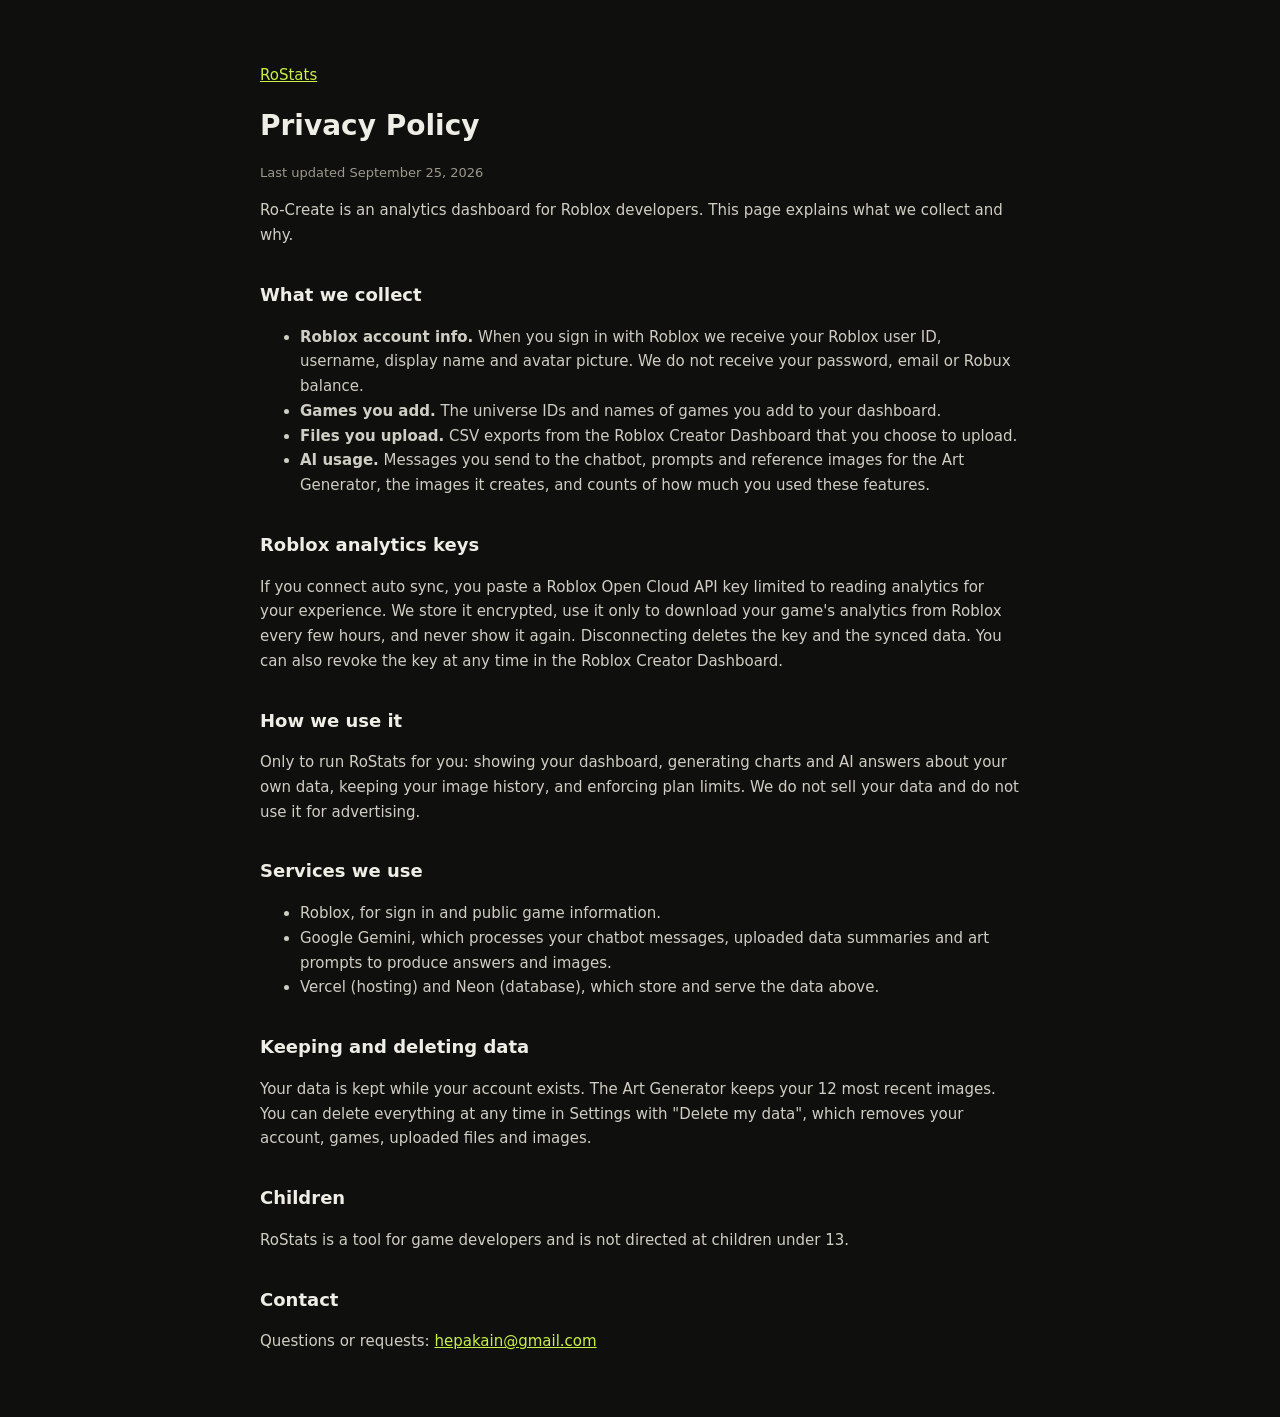
<file: public/privacy.html>
<!doctype html><html lang="en"><head><meta charset="utf-8"><meta name="viewport" content="width=device-width,initial-scale=1"><title>Privacy Policy | RoStats</title><link rel="icon" href="favicon.png"><style>body{margin:0;background:#0f0f0d;color:#efeee6;font:15px/1.65 Inter,system-ui,sans-serif}main{max-width:760px;margin:0 auto;padding:48px 20px}h1{font-size:28px;margin:0 0 4px}h2{font-size:18px;margin:32px 0 8px}p,li{color:#cfcec4}a{color:#c8f04a}.m{color:#9b9a8e;font-size:13px}</style></head><body><main><p><a href="./">RoStats</a></p><h1>Privacy Policy</h1><p class="m">Last updated September 25, 2026</p>
<p>Ro-Create is an analytics dashboard for Roblox developers. This page explains what we collect and why.</p>
<h2>What we collect</h2>
<ul>
<li><b>Roblox account info.</b> When you sign in with Roblox we receive your Roblox user ID, username, display name and avatar picture. We do not receive your password, email or Robux balance.</li>
<li><b>Games you add.</b> The universe IDs and names of games you add to your dashboard.</li>
<li><b>Files you upload.</b> CSV exports from the Roblox Creator Dashboard that you choose to upload.</li>
<li><b>AI usage.</b> Messages you send to the chatbot, prompts and reference images for the Art Generator, the images it creates, and counts of how much you used these features.</li>
</ul>
<h2>Roblox analytics keys</h2><p>If you connect auto sync, you paste a Roblox Open Cloud API key limited to reading analytics for your experience. We store it encrypted, use it only to download your game's analytics from Roblox every few hours, and never show it again. Disconnecting deletes the key and the synced data. You can also revoke the key at any time in the Roblox Creator Dashboard.</p><h2>How we use it</h2>
<p>Only to run RoStats for you: showing your dashboard, generating charts and AI answers about your own data, keeping your image history, and enforcing plan limits. We do not sell your data and do not use it for advertising.</p>
<h2>Services we use</h2>
<ul>
<li>Roblox, for sign in and public game information.</li>
<li>Google Gemini, which processes your chatbot messages, uploaded data summaries and art prompts to produce answers and images.</li>
<li>Vercel (hosting) and Neon (database), which store and serve the data above.</li>
</ul>
<h2>Keeping and deleting data</h2>
<p>Your data is kept while your account exists. The Art Generator keeps your 12 most recent images. You can delete everything at any time in Settings with "Delete my data", which removes your account, games, uploaded files and images.</p>
<h2>Children</h2>
<p>RoStats is a tool for game developers and is not directed at children under 13.</p>
<h2>Contact</h2>
<p>Questions or requests: <a href="mailto:hepakain@gmail.com">hepakain@gmail.com</a></p>
</main></body></html>
</file>
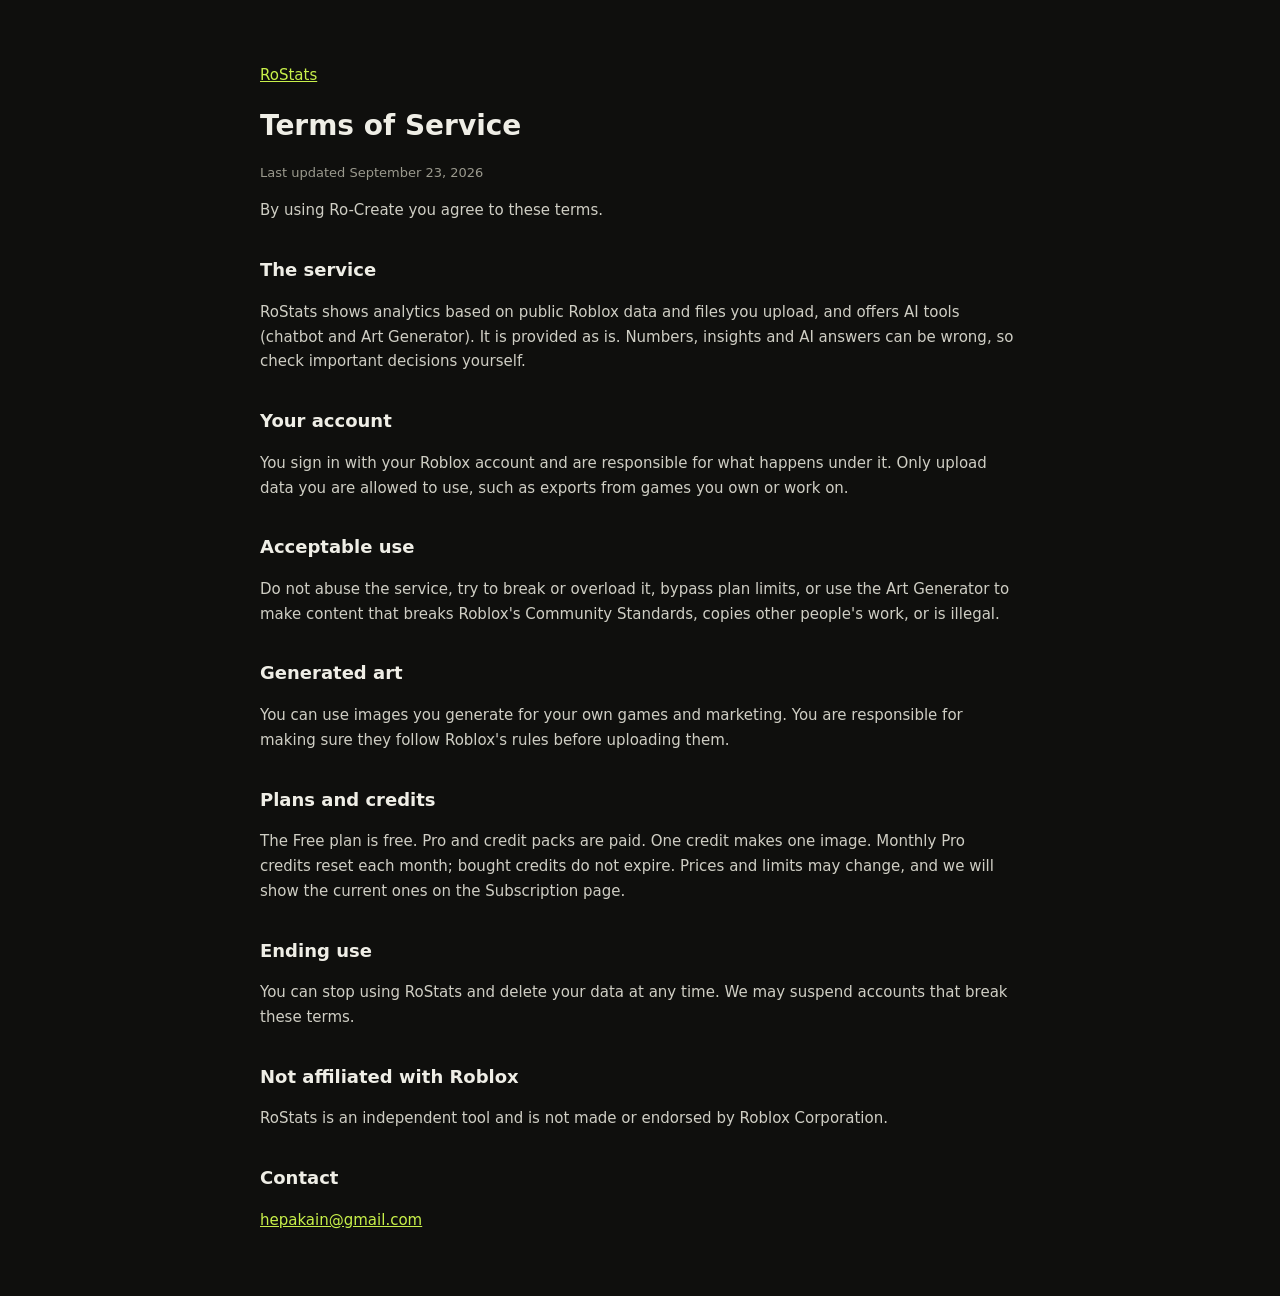
<file: public/terms.html>
<!doctype html><html lang="en"><head><meta charset="utf-8"><meta name="viewport" content="width=device-width,initial-scale=1"><title>Terms of Service | RoStats</title><link rel="icon" href="favicon.png"><style>body{margin:0;background:#0f0f0d;color:#efeee6;font:15px/1.65 Inter,system-ui,sans-serif}main{max-width:760px;margin:0 auto;padding:48px 20px}h1{font-size:28px;margin:0 0 4px}h2{font-size:18px;margin:32px 0 8px}p,li{color:#cfcec4}a{color:#c8f04a}.m{color:#9b9a8e;font-size:13px}</style></head><body><main><p><a href="./">RoStats</a></p><h1>Terms of Service</h1><p class="m">Last updated September 23, 2026</p>
<p>By using Ro-Create you agree to these terms.</p>
<h2>The service</h2>
<p>RoStats shows analytics based on public Roblox data and files you upload, and offers AI tools (chatbot and Art Generator). It is provided as is. Numbers, insights and AI answers can be wrong, so check important decisions yourself.</p>
<h2>Your account</h2>
<p>You sign in with your Roblox account and are responsible for what happens under it. Only upload data you are allowed to use, such as exports from games you own or work on.</p>
<h2>Acceptable use</h2>
<p>Do not abuse the service, try to break or overload it, bypass plan limits, or use the Art Generator to make content that breaks Roblox's Community Standards, copies other people's work, or is illegal.</p>
<h2>Generated art</h2>
<p>You can use images you generate for your own games and marketing. You are responsible for making sure they follow Roblox's rules before uploading them.</p>
<h2>Plans and credits</h2>
<p>The Free plan is free. Pro and credit packs are paid. One credit makes one image. Monthly Pro credits reset each month; bought credits do not expire. Prices and limits may change, and we will show the current ones on the Subscription page.</p>
<h2>Ending use</h2>
<p>You can stop using RoStats and delete your data at any time. We may suspend accounts that break these terms.</p>
<h2>Not affiliated with Roblox</h2>
<p>RoStats is an independent tool and is not made or endorsed by Roblox Corporation.</p>
<h2>Contact</h2>
<p><a href="mailto:hepakain@gmail.com">hepakain@gmail.com</a></p>
</main></body></html>
</file>
